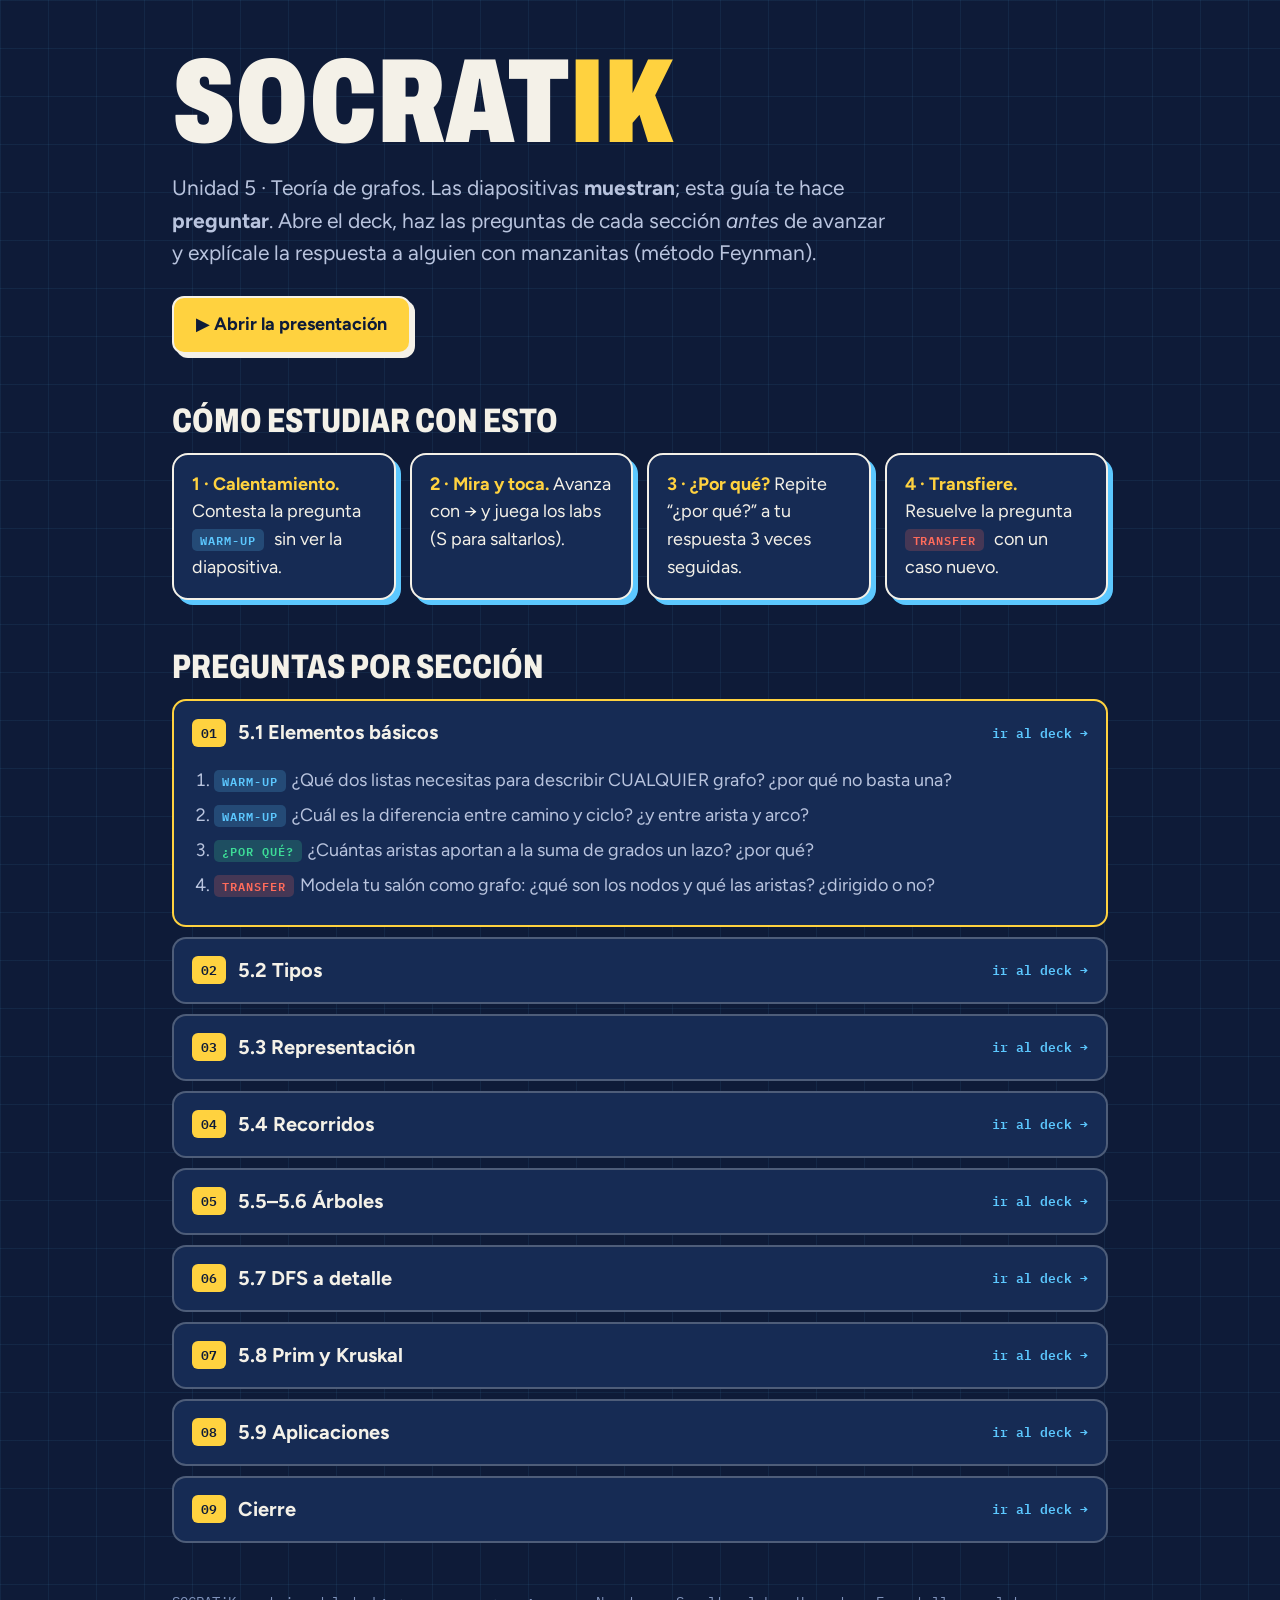
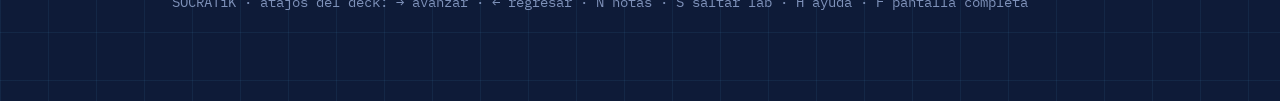
<file: index.html>
<!DOCTYPE html>
<html lang="es">
<head>
<meta charset="utf-8">
<meta name="viewport" content="width=device-width,initial-scale=1">
<title>SOCRATiK · Guía de estudio socrática · Grafos</title>
<link href="https://fonts.googleapis.com/css2?family=Archivo:wdth,wght@62..125,100..900&family=Figtree:wght@300..900&family=IBM+Plex+Mono:wght@400;600&display=swap" rel="stylesheet">
<style>
:root{--bg:#0E1B38;--bg2:#162B54;--ink:#F4F1E8;--ink2:#B9C4DE;--yel:#FFD23F;--cy:#5CC8FF;--mnt:#3DDC97;--cor:#FF6B5B}
*{box-sizing:border-box;margin:0;padding:0}
body{background:var(--bg);color:var(--ink);font:18px/1.55 'Figtree',system-ui,sans-serif;background-image:linear-gradient(rgba(92,200,255,.07) 1px,transparent 1px),linear-gradient(90deg,rgba(92,200,255,.07) 1px,transparent 1px);background-size:48px 48px}
main{max-width:980px;margin:0 auto;padding:48px 22px 90px}
h1{font:900 clamp(54px,11vw,120px)/.9 'Archivo',Impact,sans-serif;font-stretch:70%;text-transform:uppercase}h1 em{font-style:normal;color:var(--yel)}
.lead{color:var(--ink2);font-size:21px;margin:16px 0 26px;max-width:720px}
.btn{display:inline-block;padding:13px 22px;border:2px solid var(--ink);border-radius:12px;background:var(--yel);color:var(--bg);font-weight:700;text-decoration:none;box-shadow:4px 4px 0 var(--ink);transition:transform .15s,box-shadow .15s}
.btn:hover{transform:translate(-2px,-2px);box-shadow:6px 6px 0 var(--ink)}
h2{font:800 34px 'Archivo',sans-serif;font-stretch:75%;text-transform:uppercase;margin:48px 0 14px}
.steps{display:grid;grid-template-columns:repeat(auto-fit,minmax(210px,1fr));gap:14px}
.card{background:var(--bg2);border:2px solid var(--ink);border-radius:16px;padding:16px 18px;box-shadow:5px 5px 0 var(--cy)}
.card b{color:var(--yel)}
details{background:var(--bg2);border:2px solid rgba(244,241,232,.25);border-radius:14px;margin:10px 0;padding:4px 18px;transition:border-color .3s}
details[open]{border-color:var(--yel)}
summary{cursor:pointer;padding:12px 0;font-weight:700;font-size:20px;display:flex;gap:12px;align-items:center;list-style:none}
summary::-webkit-details-marker{display:none}
summary i{font:600 13px 'IBM Plex Mono',monospace;background:var(--yel);color:var(--bg);padding:3px 9px;border-radius:6px;font-style:normal}
summary a{margin-left:auto;font:600 13px 'IBM Plex Mono',monospace;color:var(--cy);text-decoration:none;white-space:nowrap}
ol{padding:0 0 14px 22px;color:var(--ink2)}li{margin:7px 0}li b{color:var(--ink)}
.t{display:inline-block;font:600 12px 'IBM Plex Mono',monospace;letter-spacing:.08em;text-transform:uppercase;padding:1px 8px;border-radius:5px;margin-right:6px}
.t.w{background:rgba(92,200,255,.2);color:var(--cy)}.t.f{background:rgba(61,220,151,.2);color:var(--mnt)}.t.x{background:rgba(255,107,91,.2);color:var(--cor)}
footer{margin-top:50px;color:#7F92BA;font:14px 'IBM Plex Mono',monospace}
@media (prefers-reduced-motion:no-preference){main>*{animation:up .7s both}main>*:nth-child(2){animation-delay:.1s}main>*:nth-child(3){animation-delay:.2s}@keyframes up{from{opacity:0;transform:translateY(18px)}}}
</style>
</head>
<body>
<main>
<h1>Socrat<em>iK</em></h1>
<p class="lead">Unidad 5 · Teoría de grafos. Las diapositivas <b>muestran</b>; esta guía te hace <b>preguntar</b>. Abre el deck, haz las preguntas de cada sección <i>antes</i> de avanzar y explícale la respuesta a alguien con manzanitas (método Feynman).</p>
<a class="btn" href="grafos.html">▶ Abrir la presentación</a>

<h2>Cómo estudiar con esto</h2>
<div class="steps">
<div class="card"><b>1 · Calentamiento.</b> Contesta la pregunta <span class="t w">warm-up</span> sin ver la diapositiva.</div>
<div class="card"><b>2 · Mira y toca.</b> Avanza con → y juega los labs (S para saltarlos).</div>
<div class="card"><b>3 · ¿Por qué?</b> Repite “¿por qué?” a tu respuesta 3 veces seguidas.</div>
<div class="card"><b>4 · Transfiere.</b> Resuelve la pregunta <span class="t x">transfer</span> con un caso nuevo.</div>
</div>

<h2>Preguntas por sección</h2>
<div id="qs"></div>
<footer>SOCRATiK · atajos del deck: → avanzar · ← regresar · N notas · S saltar lab · H ayuda · F pantalla completa</footer>
</main>
<script>
const Q=[
['5.1 Elementos básicos',8,['¿Qué dos listas necesitas para describir CUALQUIER grafo? ¿por qué no basta una?','¿Cuál es la diferencia entre camino y ciclo? ¿y entre arista y arco?'],['¿Cuántas aristas aportan a la suma de grados un lazo? ¿por qué?'],['Modela tu salón como grafo: ¿qué son los nodos y qué las aristas? ¿dirigido o no?']],
['5.2 Tipos',9,['¿Qué cambia entre un grafo de amigos de Facebook y uno de seguidores de Instagram?','¿Por qué un DAG no puede tener ciclos y aun así sirve para ordenar tareas?'],['Si un grafo tiene 7 nodos de grado 3, ¿es posible? (pista: apretón de manos)'],['¿Alumnos–materias es bipartito? ¿qué ciclos impares lo arruinarían?']],
['5.3 Representación',17,['¿Cuándo gastas memoria “de más” con una matriz? ¿y con una lista?','¿Qué pregunta responde O(1) en matriz y por qué en lista cuesta más?'],['¿Cuántos ceros tiene la matriz de un grafo disperso de 1,000 nodos y 2,000 aristas?'],['Eres Instagram con 1,000 millones de usuarios: ¿matriz o lista? Justifica con números.']],
['5.4 Recorridos',23,['¿Qué pasaría si BFS no marcara visitados? ¿cuándo se cicla?','¿Por qué una cola da “niveles” y una pila da “profundidad”?'],['¿Por qué BFS garantiza el camino más corto en grafos sin pesos?'],['Quieres el mínimo de saltos entre dos routers: ¿BFS o DFS? ¿y si las aristas tuvieran pesos distintos?']],
['5.5–5.6 Árboles',28,['¿Por qué un árbol de n nodos tiene exactamente n−1 aristas?','Si quitas cualquier arista de un árbol, ¿qué pasa? ¿y si agregas una?'],['¿Cuántos árboles generadores distintos puede tener un ciclo de 4 nodos?'],['Cablear 7 ciudades: ¿por qué la solución más barata nunca tiene ciclos?']],
['5.7 DFS a detalle',34,['¿Qué es el “hilo de Ariadna” en términos de pila/recursión?','¿Cuándo hace backtracking DFS y qué estado “desmarca” (si desmarca algo)?'],['¿Por qué DFS detecta un ciclo cuando encuentra un vecino que está “en proceso”?'],['Tienes prerrequisitos de materias: ¿cómo usarías DFS para ordenarlas? ¿qué pasa si hay ciclo?']],
['5.8 Prim y Kruskal',42,['¿Qué significa “voraz” y por qué aquí sí da el óptimo?','¿Qué estructura usa cada uno (Min-Heap / Union-Find) y qué problema resuelve?'],['¿Por qué Kruskal rechaza una arista que une dos nodos de la misma isla?'],['Grafo denso con 10,000 nodos: ¿Prim o Kruskal? ¿y uno muy disperso?']],
['5.9 Aplicaciones',50,['¿Qué es un nodo y qué una arista en Google Maps con tráfico?','¿Qué hace “amigos de amigos” en términos de BFS a distancia 2?'],['¿Por qué la ruta crítica de un proyecto solo existe si es un DAG?'],['Inventa una aplicación de grafos que NO esté en la lista: nodos, aristas, algoritmo.']],
['Cierre',58,['Cierra los ojos: dibuja el acordeón maestro de memoria. ¿qué rama olvidaste?'],['Explica en 60 segundos, sin diapositivas, por qué “puntos y rayitas” gobiernan Maps, Instagram e Internet.'],['Si te trabas explicando algo, ahí está lo que debes repasar (y vuelves a la sección).']]
];
document.getElementById('qs').innerHTML=Q.map((s,i)=>`<details${i===0?' open':''}><summary><i>${String(i+1).padStart(2,'0')}</i>${s[0]}<a href="grafos.html#${s[1]}">ir al deck →</a></summary><ol>${s[2].map(x=>`<li><span class="t w">warm-up</span>${x}</li>`).join('')}${s[3].map(x=>`<li><span class="t f">¿por qué?</span>${x}</li>`).join('')}${s[4].map(x=>`<li><span class="t x">transfer</span>${x}</li>`).join('')}</ol></details>`).join('');
</script>
</body>
</html>
</file>
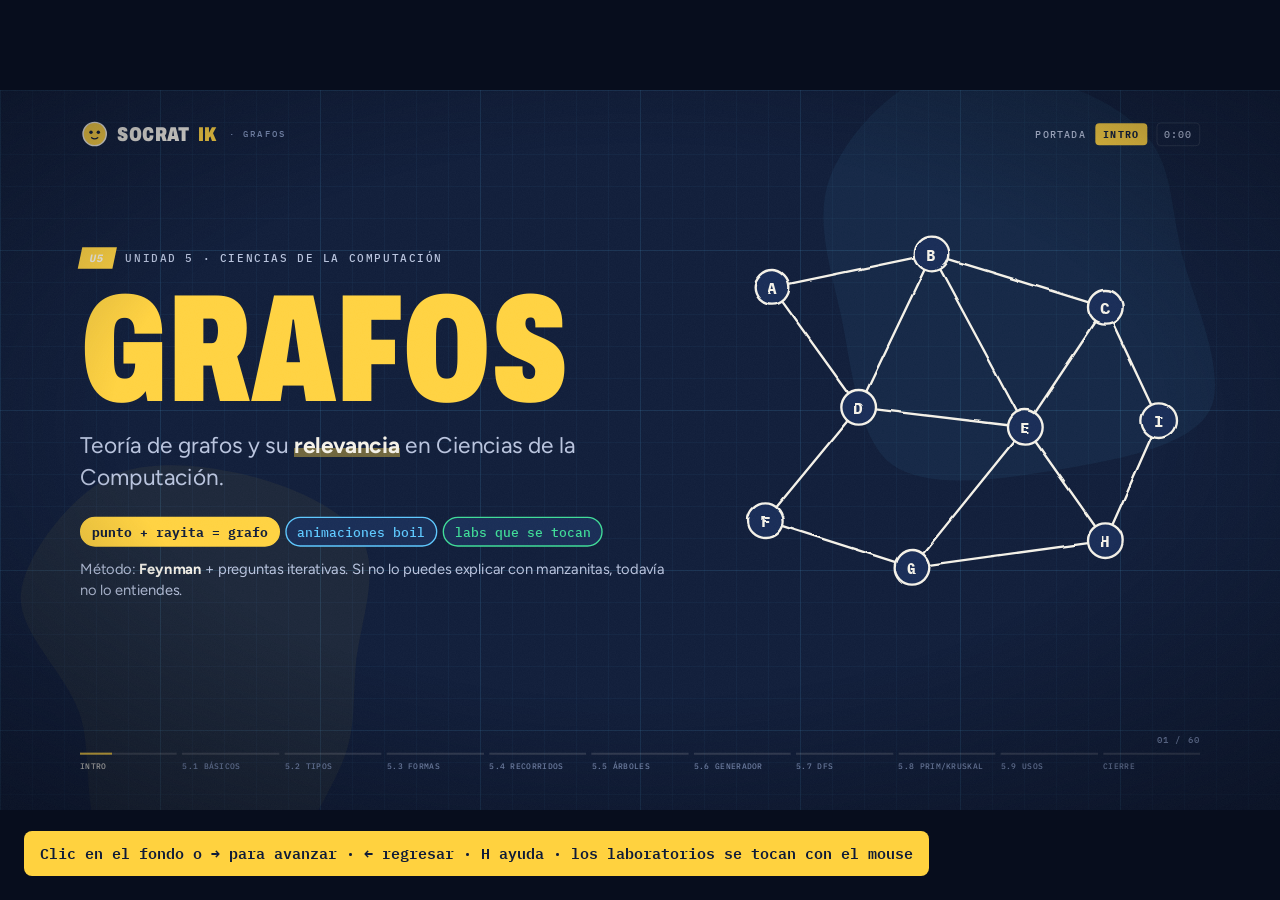
<file: grafos.html>
<!DOCTYPE html>
<html lang="es">
<head>
<meta charset="utf-8">
<meta name="viewport" content="width=device-width,initial-scale=1">
<title>SOCRATiK · Teoría de Grafos (Unidad 5)</title>
<link rel="preconnect" href="https://fonts.googleapis.com">
<link rel="preconnect" href="https://fonts.gstatic.com" crossorigin>
<link href="https://fonts.googleapis.com/css2?family=Archivo:wdth,wght@62..125,100..900&family=Caveat:wght@600;700&family=Figtree:wght@300..900&family=IBM+Plex+Mono:wght@400;500;600;700&display=swap" rel="stylesheet">
<link rel="stylesheet" href="css/deck.css">
</head>
<body>
<svg width="0" height="0" style="position:absolute" aria-hidden="true"><defs>
<filter id="bo0" x="-5%" y="-5%" width="110%" height="110%"><feTurbulence type="fractalNoise" baseFrequency=".021" numOctaves="2" seed="2"/><feDisplacementMap in="SourceGraphic" scale="4.4" xChannelSelector="R" yChannelSelector="G"/></filter>
<filter id="bo1" x="-5%" y="-5%" width="110%" height="110%"><feTurbulence type="fractalNoise" baseFrequency=".021" numOctaves="2" seed="9"/><feDisplacementMap in="SourceGraphic" scale="4.4" xChannelSelector="R" yChannelSelector="G"/></filter>
<filter id="bo2" x="-5%" y="-5%" width="110%" height="110%"><feTurbulence type="fractalNoise" baseFrequency=".021" numOctaves="2" seed="17"/><feDisplacementMap in="SourceGraphic" scale="4.4" xChannelSelector="R" yChannelSelector="G"/></filter>
<filter id="bo3" x="-5%" y="-5%" width="110%" height="110%"><feTurbulence type="fractalNoise" baseFrequency=".021" numOctaves="2" seed="31"/><feDisplacementMap in="SourceGraphic" scale="4.4" xChannelSelector="R" yChannelSelector="G"/></filter>
</defs></svg>
<div id="vp"><div id="stage" data-b="0">
<svg id="bg" viewBox="0 0 1920 1080"><path id="b1" class="mph" fill="rgba(92,200,255,.06)"/><path id="b2" class="mph" fill="rgba(255,210,63,.05)"/></svg>
<div id="slides"></div>
<div id="top"><div class="brand"><svg id="masc" width="44" height="44" viewBox="-24 -24 48 48"><circle r="19" fill="#FFD23F" stroke="#F4F1E8" stroke-width="2.4"/><g id="eyes"><circle cx="-6" cy="-3" r="2.8" fill="#0E1B38"/><circle cx="6" cy="-3" r="2.8" fill="#0E1B38"/></g><rect x="-11" y="-8" width="22" height="9" fill="#FFD23F" style="transform-origin:0 -8px;transform:scaleY(0);animation:blink 4.2s infinite"/><path d="M-5 6Q0 10 5 6" stroke="#0E1B38" stroke-width="2.2" fill="none" stroke-linecap="round"/></svg>Socrat<em>iK</em><small>· GRAFOS</small></div><div id="who"><span class="r"></span><span class="p"></span><span id="tm">0:00</span></div></div>
<div id="num"></div><div id="prog"></div>
<div id="wipe" data-m="0"><i class="sk w2"></i><i class="sk w1"></i><i class="ir ir2"></i><i class="ir ir1"></i><div class="bl"><i style="--k:0"></i><i style="--k:1"></i><i style="--k:2"></i><i style="--k:3"></i><i style="--k:4"></i><i style="--k:5"></i><i style="--k:6"></i><i style="--k:7"></i></div>
<div class="wt"><span class="wn"></span><div><span class="ws"></span><span class="ww"></span></div></div></div>
<div id="vig"></div><div id="grain"></div>
</div></div>
<div id="notes"></div><div id="toast"></div>
<div id="help"><b style="font-size:24px">Controles</b><br><kbd>→</kbd> <kbd>Espacio</kbd> o <b>clic en fondo</b> avanzar · <kbd>←</kbd> o <b>clic derecho</b> regresar · <kbd>Shift</kbd>+<kbd>→</kbd> saltar pasos · <kbd>F</kbd> pantalla completa · <kbd>N</kbd> notas del expositor · <kbd>B</kbd> boil · <kbd>G</kbd> grano · <kbd>W</kbd> cortina · <kbd>R</kbd> reiniciar cronómetro · <kbd>H</kbd> ayuda<br>Los <b>laboratorios</b> se manejan con el mouse (clic en nodos, aristas y botones). Ir a una diapositiva: <code>#número</code> en la URL</div>
<script src="js/lib.js"></script>
<script src="js/s_intro.js"></script>
<script src="js/s_tipos.js"></script>
<script src="js/s_repr.js"></script>
<script src="js/s_rec.js"></script>
<script src="js/s_arb.js"></script>
<script src="js/s_dfs.js"></script>
<script src="js/s_mst.js"></script>
<script src="js/s_apps.js"></script>
<script src="js/s_fin.js"></script>
<script src="js/engine.js"></script>
</body>
</html>
</file>
<file: css/deck.css>
:root{
--bg:#0E1B38;--bg2:#162B54;--bg3:#223F78;--ink:#F4F1E8;--ink2:#B9C4DE;--mute:#7F92BA;--rule:rgba(244,241,232,.16);
--yel:#FFD23F;--cor:#FF6B5B;--mnt:#3DDC97;--vio:#B79CFF;--cy:#5CC8FF;--pink:#FF8FC7;
--disp:'Archivo',Impact,'Arial Narrow',sans-serif;--txt:'Figtree',system-ui,sans-serif;--hand:'Caveat','Segoe Print',cursive;--mono:'IBM Plex Mono',ui-monospace,Consolas,monospace;
--out:cubic-bezier(.16,1,.3,1);--spring:cubic-bezier(.34,1.56,.64,1);--soft:cubic-bezier(.2,1.3,.35,1);--io:cubic-bezier(.65,0,.35,1)}
*{box-sizing:border-box;margin:0;padding:0}
html,body{height:100%;background:#070D1D;overflow:hidden}
body{font-family:var(--txt);-webkit-font-smoothing:antialiased;text-rendering:optimizeLegibility}
svg{overflow:visible}
#vp{position:fixed;inset:0;overflow:hidden}
#stage{position:absolute;left:50%;top:50%;width:1920px;height:1080px;transform:translate(-50%,-50%) scale(var(--k,1));transform-origin:50% 50%;background:var(--bg);color:var(--ink);overflow:hidden;font-size:27px;line-height:1.42}
#stage:before{content:'';position:absolute;inset:0;pointer-events:none;background-image:linear-gradient(rgba(92,200,255,.09) 1.5px,transparent 1.5px),linear-gradient(90deg,rgba(92,200,255,.09) 1.5px,transparent 1.5px),linear-gradient(rgba(92,200,255,.04) 1px,transparent 1px),linear-gradient(90deg,rgba(92,200,255,.04) 1px,transparent 1px);background-size:240px 240px,240px 240px,48px 48px,48px 48px}
#vig{position:absolute;inset:0;z-index:58;pointer-events:none;background:radial-gradient(ellipse 75% 70% at 50% 46%,transparent 55%,rgba(2,6,18,.55) 100%)}
#grain{position:absolute;inset:-60px;z-index:59;pointer-events:none;opacity:.09;background-image:url("data:image/svg+xml;utf8,<svg xmlns='http://www.w3.org/2000/svg' width='240' height='240'><filter id='n'><feTurbulence type='fractalNoise' baseFrequency='.9' numOctaves='2' stitchTiles='stitch'/><feColorMatrix values='0 0 0 0 1  0 0 0 0 1  0 0 0 0 1  0 0 0 .6 0'/></filter><rect width='100%' height='100%' filter='url(%23n)'/></svg>");animation:grain .9s steps(4) infinite;will-change:transform}
body.nog #grain{display:none}
@keyframes grain{0%{transform:translate(0,0)}25%{transform:translate(-24px,14px)}50%{transform:translate(18px,-22px)}75%{transform:translate(-10px,-8px)}}
#bg{position:absolute;inset:0;width:1920px;height:1080px;z-index:0;transition:transform 1.4s var(--out)}
#stage[data-b="0"] .boil{filter:url(#bo0)}#stage[data-b="1"] .boil{filter:url(#bo1)}#stage[data-b="2"] .boil{filter:url(#bo2)}#stage[data-b="3"] .boil{filter:url(#bo3)}
body.nob #stage .boil{filter:none!important}
#slides{position:absolute;inset:0;z-index:2}
.slide{position:absolute;inset:0;padding:132px 120px 150px}
/* tipografía: Archivo condensado = títulos · Figtree = texto */
.kick{display:flex;align-items:center;gap:16px;font:500 16px/1 var(--mono);letter-spacing:.18em;text-transform:uppercase;color:var(--ink2)}
.kick b{display:inline-grid;place-items:center;min-width:52px;height:32px;padding:0 12px;background:var(--yel);color:var(--bg);font-weight:700;letter-spacing:.04em;transform:skewX(-12deg)}
.h1{font:800 76px/1 var(--disp);font-stretch:70%;font-variation-settings:'wdth' 70;text-transform:uppercase;letter-spacing:.01em;margin-top:22px;max-width:1680px;text-wrap:balance}
.h1 em,.ttl em{font-style:normal;color:var(--yel)}
.ttl{font:900 230px/.86 var(--disp);font-stretch:70%;font-variation-settings:'wdth' 66;text-transform:uppercase;margin-top:24px}
.em{font-style:normal;color:var(--yel);font-weight:700}
.w{display:inline-block;overflow:hidden;vertical-align:top;padding:.08em .06em .1em;margin:-.08em -.06em -.1em}
.w>span{display:inline-block;transform:translateY(115%) rotate(7deg);transform-origin:0 100%;transition:transform 1.05s var(--out) calc(var(--i)*60ms + .08s)}
.in .w>span{transform:none}
.sub{font:400 28px/1.42 var(--txt);color:var(--ink2);margin-top:20px;max-width:1240px}
.sub b,.slide b{color:var(--ink);font-weight:700}
.mono{font-family:var(--mono)}
.tag{font:500 14px/1.25 var(--mono);letter-spacing:.16em;text-transform:uppercase;color:var(--mute)}
.hand{font-family:var(--hand);color:var(--yel);font-weight:700;line-height:1}
.big{font:900 170px/.9 var(--disp);font-stretch:75%;font-variation-settings:'wdth' 75}
.hl{background:linear-gradient(transparent 60%,rgba(255,210,63,.4) 60%,rgba(255,210,63,.4) 92%,transparent 92%)}
.ant{font-family:var(--disp);font-weight:800;font-stretch:70%;font-variation-settings:'wdth' 70;text-transform:uppercase;letter-spacing:.01em}
.cor{color:var(--cor)}.mnt{color:var(--mnt)}.cy{color:var(--cy)}.vio{color:var(--vio)}.yel{color:var(--yel)}.mute{color:var(--mute)}.ink2{color:var(--ink2)}
/* COMPONENTES */
.card{background:var(--bg2);border:2px solid var(--ink);border-radius:18px;padding:24px 28px;box-shadow:6px 6px 0 var(--yel);transition:transform .35s var(--soft),box-shadow .35s,opacity .55s var(--out)}
.card:hover{transform:translate(-3px,-3px);box-shadow:9px 9px 0 var(--yel)}
.card.y{background:var(--yel);color:var(--bg);box-shadow:6px 6px 0 var(--ink)}.card.y b,.card.y .em{color:var(--bg)}.card.y .tag{color:#6b5410}
.card.k{background:var(--ink);color:var(--bg);box-shadow:6px 6px 0 var(--cor)}.card.k b{color:var(--bg)}.card.k .tag{color:#58607a}
.card.c{box-shadow:6px 6px 0 var(--cy)}.card.m{box-shadow:6px 6px 0 var(--mnt)}.card.r{box-shadow:6px 6px 0 var(--cor)}.card.v{box-shadow:6px 6px 0 var(--vio)}
.chip{display:inline-flex;align-items:center;gap:8px;padding:7px 16px;border:2px solid var(--ink);border-radius:999px;background:var(--bg2);font:500 20px var(--mono);margin:0 8px 10px 0}
.chip.t{background:var(--yel);color:var(--bg);border-color:var(--yel);font-weight:700}
.chip.m{border-color:var(--mnt);color:var(--mnt)}.chip.r{border-color:var(--cor);color:var(--cor)}.chip.c{border-color:var(--cy);color:var(--cy)}
.row{display:flex;gap:40px;align-items:center}.g2{display:grid;grid-template-columns:1fr 1fr;gap:56px;align-items:start}
.rule{border:0;border-top:2px solid var(--ink);margin:18px 0}
table.tb{border-collapse:collapse;width:100%;font-size:23px}
.tb th{font:500 14px var(--mono);letter-spacing:.14em;text-transform:uppercase;color:var(--mute);text-align:left;padding:0 16px 12px;border-bottom:2px solid var(--ink)}
.tb td{padding:13px 16px;border-bottom:1.5px solid var(--rule);vertical-align:top}
.tb td:first-child{font-weight:700;color:var(--yel)}
.term{position:relative;background:#081022;color:#E9E3D6;border:2px solid var(--rule);border-radius:14px;padding:22px 26px;font:21px/1.7 var(--mono);box-shadow:6px 6px 0 rgba(0,0,0,.35)}
.term .g{color:var(--mnt)}.term .y{color:var(--yel)}.term .m{color:var(--mute)}.term .c{color:var(--cy)}.term .r{color:var(--cor)}.term .v{color:var(--vio)}
.term .cl{display:block;padding:0 8px;margin:0 -8px;border-left:4px solid transparent;transition:background .3s,border-color .3s;white-space:pre}
.term .cl.on{background:rgba(255,210,63,.16);border-left-color:var(--yel)}
.note{position:absolute;font:700 40px/1 var(--hand);color:var(--yel);transform:rotate(-3deg)}
.lst>div{display:grid;grid-template-columns:62px 1fr;align-items:baseline;padding:13px 0;border-bottom:1.5px solid var(--rule)}
.lst>div>i{font:900 44px/1 var(--disp);font-style:normal;color:var(--yel);font-stretch:75%}
.say{font:700 36px/1.05 var(--hand);color:var(--yel)}
.lst.focus>div{opacity:.38;transition:opacity .4s}.lst.focus>div.act{opacity:1}
.lst.focus>div.act>i{color:var(--cor)}
.sw{display:inline-block;width:18px;height:18px;border-radius:5px;border:2px solid var(--ink);vertical-align:-3px;margin-right:8px}
.rd{display:flex;justify-content:space-between;align-items:baseline;padding:9px 0;border-bottom:1.5px solid var(--rule);font-size:24px}
.rd b{font:800 34px var(--disp);color:var(--yel)}
.ok{color:var(--mnt)!important}.no{color:var(--cor)!important}
.bar{height:26px;border:2px solid var(--ink);border-radius:8px;background:var(--cy);transition:width .6s var(--out)}
.tr{display:inline-flex;align-items:baseline;gap:10px;padding:4px 14px;border:2px dashed var(--cy);border-radius:10px;color:var(--cy);font:600 20px var(--mono)}
.tr b{color:var(--ink);font-family:var(--txt)}
/* ENTRADA / SALIDA */
.slide{opacity:0;transform:translateX(56px);transition:opacity .5s var(--out),transform .9s var(--out)}
.slide.back{transform:translateX(-56px)}.slide.in{opacity:1;transform:none}
.slide.out{opacity:0;transform:translateX(-56px);transition:opacity .4s ease .08s,transform .55s var(--io)}
.slide.out .a,.slide.out [data-s]{opacity:0!important;transform:translateY(-26px)!important;transition:opacity .25s ease,transform .45s var(--io)!important}
.a{opacity:0;transform:translateY(26px);transition:opacity .7s var(--out) var(--d,0s),transform 1s var(--soft) var(--d,0s)}.a.go{opacity:1;transform:none}
[data-s]{opacity:0;transform:translateY(22px);transition:opacity .55s var(--out),transform .8s var(--soft)}[data-s].on{opacity:1;transform:none}
.fd{opacity:0;transition:opacity .6s ease var(--d,0s)}.fd.go{opacity:1}
.pop{transform:scale(0);transform-box:fill-box;transform-origin:center}
.pop.go{animation:popIn .85s var(--d,0s) both}
.pop.go.tw{animation:popIn .85s var(--d,0s) both,twinkle 2.6s ease-in-out calc(var(--d,0s) + 1s) infinite}
@keyframes popIn{0%{transform:scale(0) rotate(-12deg);animation-timing-function:cubic-bezier(.2,.7,.3,1)}45%{transform:scale(1.16,.86) rotate(2deg)}66%{transform:scale(.93,1.07)}84%{transform:scale(1.02,.98)}100%{transform:none}}
.gr{transform:scaleY(0);transform-box:fill-box;transform-origin:50% 100%}.gr.go{animation:grow 1s var(--d,0s) both}
@keyframes grow{0%{transform:scale(.55,0);animation-timing-function:cubic-bezier(.3,.8,.4,1)}55%{transform:scale(.92,1.09)}75%{transform:scale(1.04,.97)}90%{transform:scale(.99,1.01)}100%{transform:none}}
.grx{transform:scaleX(0);transform-box:fill-box;transform-origin:0 50%}.grx.go{animation:growx 1s var(--d,0s) both}
@keyframes growx{0%{transform:scale(0,.5)}55%{transform:scale(1.07,.92)}75%{transform:scale(.97,1.04)}100%{transform:none}}
.dr{fill:none;stroke-dasharray:1;stroke-dashoffset:1;stroke-linecap:round;stroke-linejoin:round;transition:stroke-dashoffset var(--t,1.1s) var(--io) var(--d,0s),stroke .35s,stroke-width .35s,opacity .35s}.dr.go{stroke-dashoffset:0}
.mph{transition:d 1.5s var(--io),fill .8s}
/* IDLES */
.fl{animation:fl 5s ease-in-out infinite}@keyframes fl{50%{translate:0 -12px;rotate:-1.2deg}}
@keyframes bob{50%{translate:0 -7px}}
.card.k:not([data-s]),.card.y:not([data-s]){animation:bob 4.6s ease-in-out infinite}
.card[data-s].on{animation:boing .7s ease-out}
.card.k[data-s].on,.card.y[data-s].on{animation:boing .7s ease-out,bob 4.6s ease-in-out .7s infinite}
.wob{animation:wob 3s ease-in-out var(--wd,0s) infinite}
@keyframes wob{0%,100%{rotate:-2deg}50%{rotate:2deg}}
@keyframes sway{0%,100%{rotate:-3deg}50%{rotate:3deg}}
@keyframes twinkle{0%,100%{rotate:0deg;scale:1}50%{rotate:16deg;scale:1.15}}
@keyframes blinkY{0%,92%,100%{scale:1 1}96%{scale:1 .08}}
@keyframes beat{0%,100%{scale:1}14%{scale:1.12}28%{scale:.97}42%{scale:1.07}60%{scale:1}}
.beat{animation:beat 1.3s ease-in-out infinite;transform-box:fill-box;transform-origin:center}
@keyframes boing{0%{scale:1}22%{scale:1.06 .94}45%{scale:.97 1.04}68%{scale:1.015 .985}100%{scale:1}}
@keyframes hopw{0%,100%{translate:0 0;scale:1.08 .92}50%{translate:0 -12px;scale:.95 1.06}}
@keyframes hop{0%{translate:0 0;scale:1}12%{scale:1.14 .82}50%{translate:0 -90px;scale:.92 1.1}84%{translate:0 0;scale:1.18 .8}100%{translate:0 0;scale:1}}
.hop{animation:hop .8s var(--io);transform-origin:50% 100%}
@keyframes shake{0%,100%{rotate:0deg}20%{rotate:-10deg}40%{rotate:8deg}60%{rotate:-6deg}80%{rotate:3deg}}
.shk{animation:shake .55s ease-out}
@keyframes flipIn{0%{opacity:0;transform:perspective(500px) rotateX(90deg) translateY(14px)}100%{opacity:1;transform:none}}
[data-s].on .xin{display:inline-block;animation:flipIn .55s var(--out) .25s both}
.flp{animation:flipIn .55s var(--out)}
@keyframes pulse{50%{opacity:.45}}
.pulse{animation:pulse 1.2s ease-in-out infinite}
.stamp{position:absolute;opacity:0;font:900 62px/1 var(--disp);border:6px solid;padding:6px 20px;border-radius:12px;rotate:-12deg;pointer-events:none}
.stamp.on{animation:stampIn .5s .1s both}
@keyframes stampIn{0%{opacity:0;transform:scale(2.6)}65%{opacity:1;transform:scale(.9)}100%{opacity:1;transform:none}}
/* GRAFOS */
.gsvg{user-select:none;-webkit-user-select:none;touch-action:none}
.ge .ln{fill:none;stroke:var(--ink);stroke-width:3.5;stroke-linecap:round;transition:stroke .35s,stroke-width .35s,opacity .35s}
.ge .ln.dr{stroke-dasharray:1;stroke-dashoffset:1;transition:stroke-dashoffset var(--t,.9s) var(--io) var(--d,0s),stroke .35s,stroke-width .35s,opacity .35s}
.ge .ln.dr.go{stroke-dashoffset:0}
.ge .hit{fill:none;stroke:transparent;stroke-width:34;pointer-events:none}
.gsvg.int .ge .hit{pointer-events:stroke;cursor:pointer}
.gsvg.int .ge:hover .ln{stroke-width:6}
.ge .ah{fill:var(--ink);stroke:none;transition:fill .35s}
.ahd{opacity:0}.ahd.go{animation:ahIn .3s calc(var(--d,0s) + .7s) both}
@keyframes ahIn{to{opacity:1}}
.ge{transition:opacity .4s}
.ge.on .ln{stroke:var(--mnt);stroke-width:8}.ge.on .ah{fill:var(--mnt)}
.ge.cur .ln{stroke:var(--yel);stroke-width:8}.ge.cur .ah{fill:var(--yel)}
.ge.bad .ln{stroke:var(--cor);stroke-width:8}.ge.bad .ah{fill:var(--cor)}
.ge.hl .ln{stroke:var(--cy);stroke-width:7}.ge.hl .ah{fill:var(--cy)}
.ge.c1 .ln{stroke:var(--cy)}.ge.c2 .ln{stroke:var(--pink)}.ge.c3 .ln{stroke:var(--mnt)}.ge.c4 .ln{stroke:var(--vio)}
.ge.c1 .ah{fill:var(--cy)}.ge.c2 .ah{fill:var(--pink)}.ge.c3 .ah{fill:var(--mnt)}.ge.c4 .ah{fill:var(--vio)}
.ge.rej .ln{stroke:var(--cor);stroke-width:3;opacity:.45}.ge.rej .ah{fill:var(--cor);opacity:.45}
.ge.dim{opacity:.18}
.ge.xtra{opacity:0;pointer-events:none}.gsvg.mg .ge.xtra{opacity:1}
.we{font:600 22px var(--mono);fill:var(--yel);text-anchor:middle;dominant-baseline:central;paint-order:stroke;stroke:var(--bg);stroke-width:10px;stroke-linejoin:round;pointer-events:none}
.el{font:600 18px var(--mono);fill:var(--cy);text-anchor:middle;dominant-baseline:central;paint-order:stroke;stroke:var(--bg);stroke-width:8px;pointer-events:none}
.nc{fill:var(--bg2);stroke:var(--ink);stroke-width:3.5;transition:fill .35s,stroke .35s,opacity .35s}
.nt{font:700 24px var(--mono);fill:var(--ink);text-anchor:middle;dominant-baseline:central;pointer-events:none;transition:fill .35s,opacity .35s}
.nl{font:600 20px var(--txt);fill:var(--ink2);text-anchor:middle;pointer-events:none}
.ge.off{opacity:0!important}.gsvg.int .ge.off .hit{pointer-events:none}
.bd{pointer-events:none}.bd rect{fill:var(--yel);stroke:var(--bg);stroke-width:3}.bd text{font:800 18px var(--disp);fill:var(--bg);text-anchor:middle;dominant-baseline:central}
.nd.vis .nc{fill:var(--mnt)}.nd.cur .nc{fill:var(--yel)}.nd.fr .nc{fill:var(--cy)}.nd.c1 .nc{fill:var(--cy)}.nd.c2 .nc{fill:var(--pink)}.nd.c3 .nc{fill:var(--mnt)}.nd.c4 .nc{fill:var(--vio)}.nd.bad .nc{fill:var(--cor)}.nd.hl .nc{stroke:var(--yel);stroke-width:7}.nd.sel .nc{fill:var(--yel)}
.nd.vis .nt,.nd.cur .nt,.nd.fr .nt,.nd.c1 .nt,.nd.c2 .nt,.nd.c3 .nt,.nd.c4 .nt,.nd.bad .nt,.nd.sel .nt{fill:var(--bg)}
.nd.dim .nc,.nd.dim .nt,.nd.dim .nl{opacity:.25}
.gsvg.int .nd{cursor:pointer}.gsvg.int .nd:hover .nc{stroke:var(--yel)}
.gl{font:700 34px var(--hand);fill:var(--yel)}
.gsvg.nodir .ah{opacity:0!important}.gsvg.nowt .we{opacity:0!important}
.gsvg.hide-e .ge{opacity:0}.gsvg.hide-n .nd,.gsvg.hide-n .nl{opacity:0}
.nd{transition:opacity .5s}
.nd.c5 .nc{fill:#FF9F43}.nd.c6 .nc{fill:#2EC4B6}.nd.c7 .nc{fill:#C7F464}
.nd.c5 .nt,.nd.c6 .nt,.nd.c7 .nt{fill:var(--bg)}
.ge.c5 .ln{stroke:#FF9F43}.ge.c6 .ln{stroke:#2EC4B6}.ge.c7 .ln{stroke:#C7F464}
.ge.c5 .ah{fill:#FF9F43}.ge.c6 .ah{fill:#2EC4B6}.ge.c7 .ah{fill:#C7F464}
.ge.cur .ln.dr{stroke:var(--yel)}
.ge.xtra.hl .ln{stroke:var(--yel)}
.shake{animation:shake .45s ease-out}
.cellbtn{cursor:pointer}
.stk.qv{flex-direction:column;min-height:60px}.stk .it{width:max-content}
.mx.sm td{width:54px;height:50px;font-size:21px}.mx.sm th{padding:6px 10px;font-size:19px}.mx th.hi{color:var(--yel)}
.ls .nx.seen{opacity:.4;border-color:var(--mute);color:var(--mute)}
.cin{animation:cellIn .45s var(--spring) both}
@keyframes cellIn{from{transform:scale(0)}to{transform:scale(1)}}
.rip{fill:none;stroke:var(--yel);stroke-width:4;transform-box:fill-box;transform-origin:center;animation:rip .95s var(--out) forwards;pointer-events:none}
@keyframes rip{from{transform:scale(1);opacity:.95}to{transform:scale(2.7);opacity:0}}
.pl{display:flex;align-items:center;gap:10px;flex-wrap:wrap}.pl .btn{padding:8px 14px;font-size:18px;box-shadow:3px 3px 0 var(--ink)}.pl input{flex:1;min-width:120px}.pl .tag{min-width:96px;text-align:right}
.skip{position:absolute;top:98px;right:120px;z-index:30}.skip .btn{padding:8px 16px;font-size:18px;background:transparent;box-shadow:none;border-color:var(--mute);color:var(--ink2)}.skip .btn:hover{border-color:var(--yel);color:var(--yel);transform:none;box-shadow:none}.skip kbd{font-size:12px}
.stk{display:flex;flex-direction:column-reverse;gap:6px;min-height:60px}.stk.q{flex-direction:row;flex-wrap:wrap;gap:8px;min-height:50px}
.stk .it{display:grid;place-items:center;min-width:54px;height:44px;padding:0 12px;border:2.5px solid var(--cy);border-radius:9px;background:var(--bg2);font:700 22px var(--mono);color:var(--cy);animation:itIn .45s var(--spring)}
.stk .it.top{background:var(--yel);border-color:var(--yel);color:var(--bg)}
@keyframes itIn{from{opacity:0;transform:translateY(-22px) scale(.6)}to{opacity:1;transform:none}}
.cl2{display:block;padding:0 8px;margin:0 -8px;border-left:4px solid transparent;white-space:pre;transition:background .3s,border-color .3s}.cl2.on{background:rgba(255,210,63,.18);border-left-color:var(--yel)}
.sk2{display:flex;gap:8px;flex-wrap:wrap}.sk2 .e{padding:5px 12px;border:2px solid var(--ink2);border-radius:8px;font:600 19px var(--mono);color:var(--ink2);transition:all .35s}
.sk2 .e.ok{border-color:var(--mnt);background:rgba(61,220,151,.18);color:var(--mnt)}.sk2 .e.no{border-color:var(--cor);background:rgba(255,107,91,.14);color:var(--cor);text-decoration:line-through}.sk2 .e.now{border-color:var(--yel);background:var(--yel);color:var(--bg);transform:translateY(-6px) scale(1.08)}
.tabs{display:flex;gap:10px;flex-wrap:wrap}.tabs .btn.on{background:var(--yel);color:var(--bg)}
.h1.s{font-size:58px;margin-top:14px}
.nd.gone,.ge.gone{opacity:0!important;pointer-events:none!important}
.tc{transition:opacity .45s,transform .45s var(--soft)}.tc.dm{opacity:.28;transform:scale(.97)}.tc.ac{transform:scale(1.02)}
.chk{display:flex;justify-content:space-between;align-items:center;padding:8px 0;border-bottom:1.5px solid var(--rule);font-size:23px}
.chk b{font:800 28px var(--disp)}
.tp{display:inline-grid;place-items:center;min-width:64px;height:48px;padding:0 14px;border:2.5px solid var(--cy);border-radius:10px;background:var(--bg2);font:700 22px var(--mono);color:var(--cy);transition:all .4s var(--spring)}
.tp.bad{border-color:var(--cor);color:var(--cor)}
.co{opacity:0;transition:opacity .5s;pointer-events:none}.co.on{opacity:1}
.co text{font:700 34px var(--hand);fill:var(--yel)}.co line,.co path{stroke:var(--yel);stroke-width:3;fill:none;stroke-linecap:round}
.co.cy text{fill:var(--cy)}.co.cy path{stroke:var(--cy)}.co.cor text{fill:var(--cor)}.co.cor path{stroke:var(--cor)}.co.mnt text{fill:var(--mnt)}.co.mnt path{stroke:var(--mnt)}
.tb tr.act td{background:rgba(255,210,63,.13)}
.lab{font:500 16px var(--mono);fill:var(--ink2);letter-spacing:.04em}
.ch text{font:16px var(--mono);fill:var(--ink2)}.ch .v{font:800 26px var(--disp);fill:var(--ink)}.ch .t{font:700 23px var(--txt);fill:var(--ink)}
/* matrices / listas */
table.mx{border-collapse:collapse;font:600 24px var(--mono);background:var(--bg2);box-shadow:6px 6px 0 var(--cy);border:2px solid var(--ink)}
.mx th{color:var(--cy);padding:8px 14px;font-weight:700}.mx td{width:70px;height:62px;text-align:center;border:1px solid var(--rule);transition:background .3s,color .3s,box-shadow .3s}
.mx td.z{color:var(--mute)}.mx td.o{color:var(--yel);font-weight:800}
.mx td.hi{background:rgba(255,210,63,.3);box-shadow:inset 0 0 0 3px var(--yel)}
.mx.int td{cursor:pointer}.mx.int td:hover{background:rgba(92,200,255,.25)}
.ls>div{display:flex;align-items:center;gap:12px;margin:10px 0;font:600 24px var(--mono);transition:opacity .3s}
.ls>div>b{width:44px;height:44px;display:grid;place-items:center;border:2.5px solid var(--ink);border-radius:50%;background:var(--bg2);color:var(--ink)}
.ls .nx{display:inline-grid;place-items:center;min-width:48px;height:42px;padding:0 12px;border:2.5px solid var(--cy);border-radius:8px;background:var(--bg2);color:var(--cy);position:relative;transition:background .3s,color .3s}
.ls .nx.hi{background:var(--yel);color:var(--bg);border-color:var(--yel)}
.ls .ar{color:var(--mute)}
/* HUD */
#top{position:absolute;left:120px;right:120px;top:40px;height:52px;display:flex;align-items:center;justify-content:space-between;z-index:20;pointer-events:none}
.brand{display:flex;align-items:center;gap:12px;font:900 30px var(--disp);font-stretch:75%;text-transform:uppercase;letter-spacing:.02em}
.brand em{font-style:normal;color:var(--yel)}
.brand small{font:500 13px var(--mono);letter-spacing:.2em;color:var(--mute);margin-left:6px}
#who{display:flex;align-items:center;gap:14px;font:500 15px var(--mono);letter-spacing:.12em;text-transform:uppercase;color:var(--ink2)}
#who .p{background:var(--yel);color:var(--bg);padding:7px 12px;border-radius:6px;font-weight:700}
#tm{padding:7px 10px;border:1.5px solid var(--rule);border-radius:6px}
#prog{position:absolute;left:120px;right:120px;bottom:46px;height:40px;z-index:20;display:grid;grid-template-columns:repeat(11,1fr);gap:8px;pointer-events:none}
#prog div{position:relative;border-top:3px solid var(--rule);padding-top:10px;font:500 12px var(--mono);letter-spacing:.08em;text-transform:uppercase;color:var(--mute);transition:color .4s;white-space:nowrap}
#prog div:before{content:'';position:absolute;left:0;top:-3px;height:3px;width:var(--f,0%);background:var(--ink);transition:width .8s var(--out)}
#prog div.on{color:var(--ink)}#prog div.on:before{background:var(--yel)}
#num{position:absolute;right:120px;bottom:96px;font:500 13px var(--mono);color:var(--mute);letter-spacing:.1em;z-index:20}
/* TRANSICIONES DE SECCIÓN */
#wipe{position:absolute;inset:0;z-index:50;pointer-events:none;overflow:hidden}
#wipe .sk{position:absolute;top:-12%;bottom:-12%;left:-25%;width:150%;transform:translateX(125%) skewX(-14deg)}
#wipe .w1{background:#070D1D}#wipe .w2{background:var(--yel)}
#wipe[data-m="0"].on .w2{animation:wi .5s var(--io) forwards}#wipe[data-m="0"].on .w1{animation:wi .5s var(--io) .07s forwards}
#wipe[data-m="0"].off .w1{animation:wo .6s var(--io) forwards}#wipe[data-m="0"].off .w2{animation:wo .6s var(--io) .09s forwards}
@keyframes wi{from{transform:translateX(125%) skewX(-14deg)}to{transform:translateX(0) skewX(-14deg)}}
@keyframes wo{from{transform:translateX(0) skewX(-14deg)}to{transform:translateX(-130%) skewX(-14deg)}}
#wipe .ir{position:absolute;inset:0;background:#070D1D;clip-path:circle(0% at 8% 7%)}#wipe .ir2{background:var(--cy)}
#wipe[data-m="1"].on .ir2{animation:irIn .55s var(--io) forwards}#wipe[data-m="1"].on .ir1{animation:irIn .6s var(--io) .08s forwards}
#wipe[data-m="1"].off .ir1,#wipe[data-m="1"].off .ir2{animation:irOut .6s var(--io) forwards}
@keyframes irIn{from{clip-path:circle(0% at 8% 7%)}to{clip-path:circle(160% at 8% 7%)}}
@keyframes irOut{from{clip-path:circle(160% at 92% 93%)}to{clip-path:circle(0% at 92% 93%)}}
#wipe .bl{position:absolute;inset:0;display:flex}
#wipe .bl i{flex:1;background:#070D1D;transform:scaleY(0);transform-origin:50% 0}
#wipe .bl i:nth-child(3n+2){background:#0B1530}#wipe .bl i:nth-child(4){background:var(--cor)}
#wipe[data-m="2"].on .bl i{animation:blIn .5s var(--io) calc(var(--k)*45ms) forwards}
#wipe[data-m="2"].off .bl i{transform:scaleY(1);transform-origin:50% 100%;animation:blOut .5s var(--io) calc(var(--k)*45ms) forwards}
@keyframes blIn{to{transform:scaleY(1)}}@keyframes blOut{from{transform:scaleY(1)}to{transform:scaleY(0)}}
#wipe .wt{position:absolute;inset:0;display:flex;align-items:center;gap:56px;padding-left:170px;color:var(--ink);opacity:0;transform:translateX(70px);transition:opacity .25s,transform .7s var(--out)}
#wipe.on .wt{opacity:1;transform:none;transition-delay:.32s}
#wipe.off .wt{opacity:0;transform:translateX(-90px);transition:opacity .25s,transform .45s var(--io)}
.wn{font:900 360px/.82 var(--disp);font-stretch:70%;color:var(--yel)}
.ws{display:block;max-width:1000px;font:900 108px/.95 var(--disp);font-stretch:70%;text-transform:uppercase}
.ww{display:block;margin-top:24px;font:500 20px var(--mono);letter-spacing:.2em;text-transform:uppercase;color:var(--cy)}
/* PANELES */
#notes,#help{position:fixed;left:0;right:0;background:rgba(5,9,22,.97);color:#EDE6D8;padding:22px 34px;font:19px/1.55 var(--txt);z-index:90;transition:transform .4s var(--out);max-height:44vh;overflow:auto}
#notes{bottom:0;transform:translateY(105%)}#help{top:0;transform:translateY(-105%)}#notes.o,#help.o{transform:none}
#notes .w2{color:var(--yel);font:500 14px var(--mono);letter-spacing:.14em;text-transform:uppercase;margin-bottom:6px}
#toast{position:fixed;left:24px;bottom:24px;z-index:95;background:var(--yel);color:#0E1B38;font:600 15px var(--mono);padding:10px 16px;border-radius:8px;opacity:0;transform:translateY(20px);transition:all .4s var(--out);pointer-events:none}
#toast.o{opacity:1;transform:none}
kbd{font:500 15px var(--mono);border:1.5px solid currentColor;border-bottom-width:3px;border-radius:6px;padding:1px 8px}
.burst{position:absolute;z-index:70;width:120px;height:120px;margin:-60px 0 0 -60px;pointer-events:none}
.burst path{stroke-dasharray:1;stroke-dashoffset:1;animation:bst .55s var(--out) forwards}
@keyframes bst{0%{stroke-dashoffset:1;opacity:1}50%{stroke-dashoffset:0;opacity:1}100%{stroke-dashoffset:-1;opacity:0}}
/* CONTROLES */
.rng{display:grid;grid-template-columns:1fr;align-items:center;gap:8px;font-size:21px}
.rng label{display:flex;justify-content:space-between;font-weight:600}.rng label span{font:800 28px var(--disp);color:var(--yel)}
input[type=range]{-webkit-appearance:none;appearance:none;width:100%;height:8px;background:var(--bg3);border:1.5px solid var(--ink);border-radius:9px;cursor:pointer}
input[type=range]::-webkit-slider-thumb{-webkit-appearance:none;width:28px;height:28px;border-radius:50%;background:var(--yel);border:2.5px solid var(--ink);box-shadow:2px 2px 0 var(--ink);transition:transform .2s var(--spring)}
input[type=range]::-moz-range-thumb{width:24px;height:24px;border-radius:50%;background:var(--yel);border:2.5px solid var(--ink)}
input[type=range]:active::-webkit-slider-thumb{transform:scale(1.25);background:var(--cor)}
.btn{display:inline-flex;align-items:center;gap:12px;padding:12px 22px;border:2px solid var(--ink);border-radius:12px;background:var(--bg2);color:var(--ink);font:600 22px var(--txt);box-shadow:4px 4px 0 var(--ink);cursor:pointer;transition:transform .15s,box-shadow .15s,background .2s;user-select:none}
.btn:hover{transform:translate(-2px,-2px);box-shadow:6px 6px 0 var(--ink)}.btn:active{transform:translate(3px,3px);box-shadow:1px 1px 0 var(--ink)}
.btn.p{background:var(--yel);color:var(--bg);box-shadow:4px 4px 0 var(--ink)}.btn.on{background:var(--cy);color:var(--bg)}
.btn kbd{font-size:13px}
.qo{display:flex;align-items:center;gap:20px;padding:18px 26px;margin:14px 0;border:2px solid var(--ink);border-radius:14px;background:var(--bg2);font-size:28px;transition:all .45s var(--out)}
.qo i{font:900 42px/1 var(--disp);font-style:normal;color:var(--cy);width:34px}
.qo.ok{background:#12503a;border-color:var(--mnt);box-shadow:6px 6px 0 var(--mnt);transform:translateX(12px);animation:boing .7s ease-out}
.qo.ok:after{content:'✓';margin-left:auto;font:900 42px var(--disp);color:var(--mnt)}.qo.no{opacity:.3}
.read{display:block;padding:12px 20px;line-height:1.38;border-radius:12px;background:rgba(244,241,232,.07);font-size:24px;min-height:62px}
.pill{display:inline-block;padding:2px 12px;border-radius:999px;font:700 18px var(--mono);background:var(--ink);color:var(--bg)}
.pill.g{background:var(--mnt)}.pill.r{background:var(--cor)}.pill.y{background:var(--yel)}.pill.c{background:var(--cy)}
</file>
